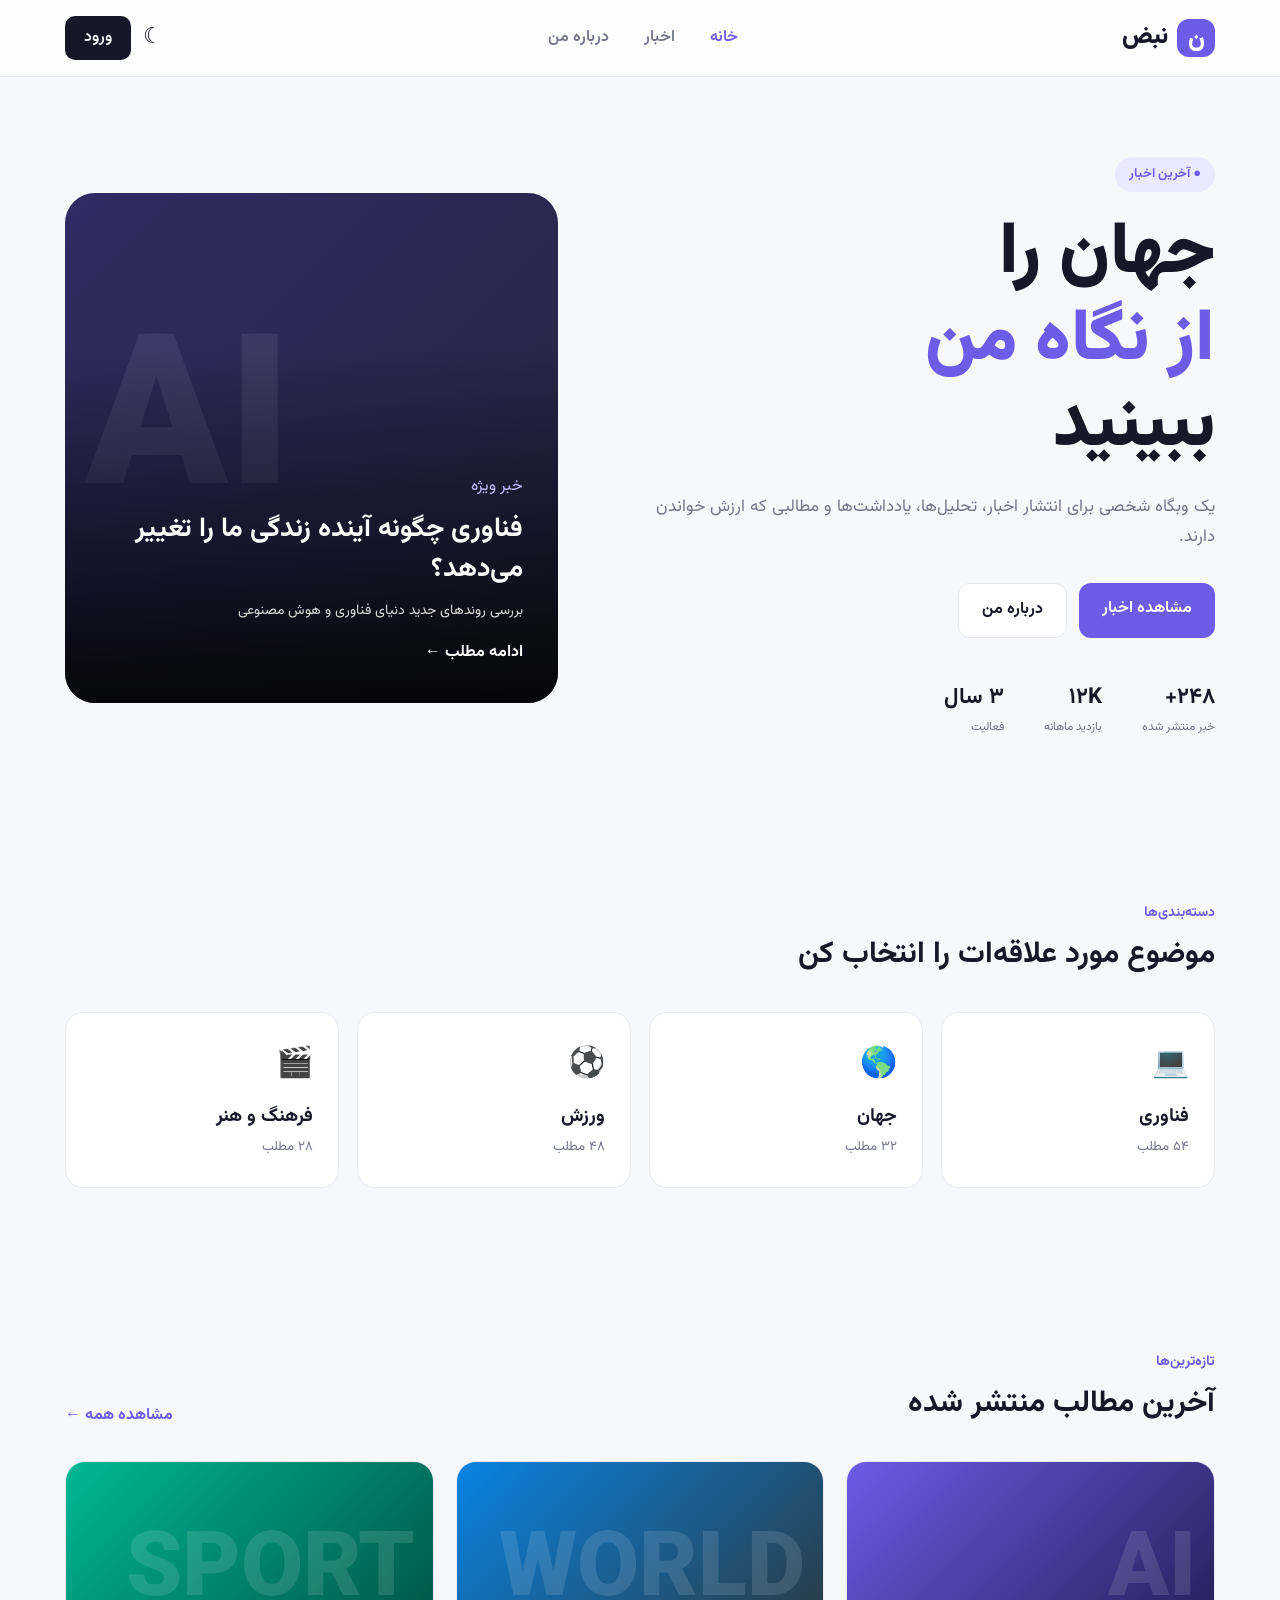
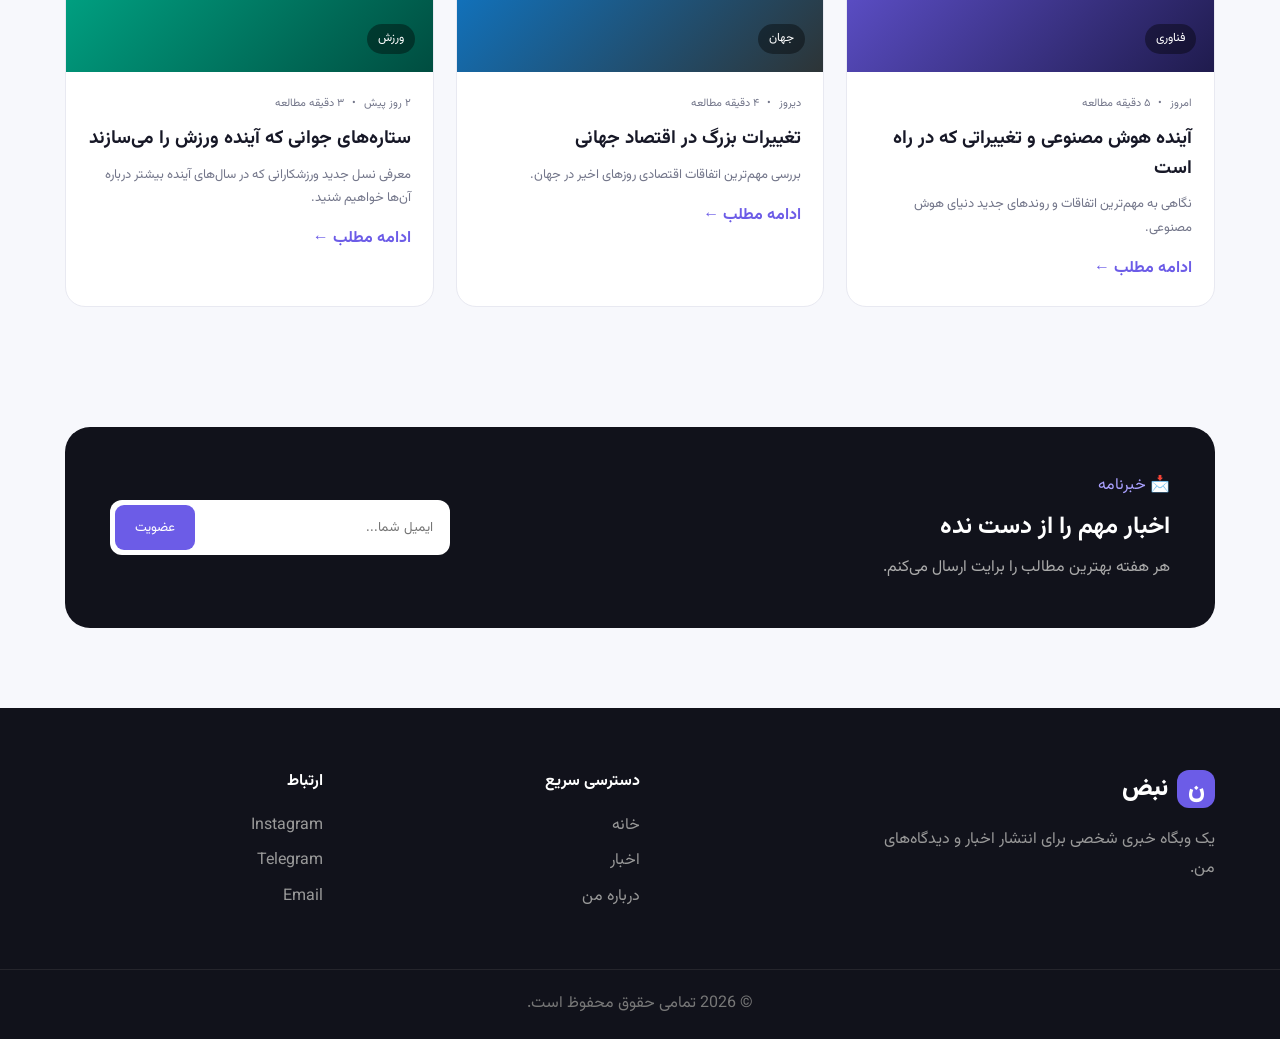
<file: index.html>
<!DOCTYPE html>
<html lang="fa" dir="rtl">
<head>
    <meta charset="UTF-8">
    <meta name="viewport" content="width=device-width, initial-scale=1.0">
    <title>نبض | وبگاه خبری شخصی</title>
    <link rel="stylesheet" href="style/style.css">
</head>

<body>

<header class="header">

    <div class="container nav">

        <a href="index.html" class="logo">
            <span class="logo-icon">ن</span>
            <span>نبض</span>
        </a>

        <nav class="nav-links">
            <a class="active" href="index.html">خانه</a>
            <a href="news.html">اخبار</a>
            <a href="about.html">درباره من</a>
        </nav>

        <div class="nav-actions">
            <button id="themeBtn" class="icon-btn">☾</button>
            <a href="login.html" class="login-btn">ورود</a>
            <button id="menuBtn" class="menu-btn">☰</button>
        </div>

    </div>

    <div id="mobileMenu" class="mobile-menu">
        <a href="index.html">خانه</a>
        <a href="news.html">اخبار</a>
        <a href="about.html">درباره من</a>
        <a href="login.html">ورود</a>
    </div>

</header>


<main>

<section class="hero">

    <div class="container hero-grid">

        <div class="hero-content">

            <span class="badge">● آخرین اخبار</span>

            <h1>
                جهان را
                <span>از نگاه من</span>
                ببینید
            </h1>

            <p>
                یک وبگاه شخصی برای انتشار اخبار، تحلیل‌ها،
                یادداشت‌ها و مطالبی که ارزش خواندن دارند.
            </p>

            <div class="hero-buttons">
                <a href="news.html" class="primary-btn">
                    مشاهده اخبار
                </a>

                <a href="about.html" class="secondary-btn">
                    درباره من
                </a>
            </div>

            <div class="hero-stats">

                <div>
                    <strong>۲۴۸+</strong>
                    <span>خبر منتشر شده</span>
                </div>

                <div>
                    <strong>۱۲K</strong>
                    <span>بازدید ماهانه</span>
                </div>

                <div>
                    <strong>۳ سال</strong>
                    <span>فعالیت</span>
                </div>

            </div>

        </div>

        <div class="hero-card">

            <div class="hero-image">
                <div class="image-overlay"></div>

                <div class="hero-card-content">
                    <span>خبر ویژه</span>
                    <h2>
                        فناوری چگونه آینده
                        زندگی ما را تغییر می‌دهد؟
                    </h2>

                    <p>
                        بررسی روندهای جدید دنیای فناوری و هوش مصنوعی
                    </p>

                    <a href="news.html">ادامه مطلب ←</a>
                </div>

            </div>

        </div>

    </div>

</section>


<section class="categories">

    <div class="container">

        <div class="section-title">
            <div>
                <span>دسته‌بندی‌ها</span>
                <h2>موضوع مورد علاقه‌ات را انتخاب کن</h2>
            </div>
        </div>

        <div class="category-grid">

            <a href="news.html" class="category-card">
                <span>💻</span>
                <h3>فناوری</h3>
                <small>۵۴ مطلب</small>
            </a>

            <a href="news.html" class="category-card">
                <span>🌎</span>
                <h3>جهان</h3>
                <small>۳۲ مطلب</small>
            </a>

            <a href="news.html" class="category-card">
                <span>⚽</span>
                <h3>ورزش</h3>
                <small>۴۸ مطلب</small>
            </a>

            <a href="news.html" class="category-card">
                <span>🎬</span>
                <h3>فرهنگ و هنر</h3>
                <small>۲۸ مطلب</small>
            </a>

        </div>

    </div>

</section>


<section class="latest">

    <div class="container">

        <div class="section-title">
            <div>
                <span>تازه‌ترین‌ها</span>
                <h2>آخرین مطالب منتشر شده</h2>
            </div>

            <a href="news.html">مشاهده همه ←</a>

        </div>


        <div class="news-grid">

            <article class="news-card">

                <div class="news-image tech">
                    <span>فناوری</span>
                </div>

                <div class="news-content">

                    <div class="news-meta">
                        <span>امروز</span>
                        <span>•</span>
                        <span>۵ دقیقه مطالعه</span>
                    </div>

                    <h3>
                        آینده هوش مصنوعی و تغییراتی که در راه است
                    </h3>

                    <p>
                        نگاهی به مهم‌ترین اتفاقات و روندهای جدید
                        دنیای هوش مصنوعی.
                    </p>

                    <a href="news.html">ادامه مطلب ←</a>

                </div>

            </article>


            <article class="news-card">

                <div class="news-image world">
                    <span>جهان</span>
                </div>

                <div class="news-content">

                    <div class="news-meta">
                        <span>دیروز</span>
                        <span>•</span>
                        <span>۴ دقیقه مطالعه</span>
                    </div>

                    <h3>
                        تغییرات بزرگ در اقتصاد جهانی
                    </h3>

                    <p>
                        بررسی مهم‌ترین اتفاقات اقتصادی روزهای اخیر
                        در جهان.
                    </p>

                    <a href="news.html">ادامه مطلب ←</a>

                </div>

            </article>


            <article class="news-card">

                <div class="news-image sport">
                    <span>ورزش</span>
                </div>

                <div class="news-content">

                    <div class="news-meta">
                        <span>۲ روز پیش</span>
                        <span>•</span>
                        <span>۳ دقیقه مطالعه</span>
                    </div>

                    <h3>
                        ستاره‌های جوانی که آینده ورزش را می‌سازند
                    </h3>

                    <p>
                        معرفی نسل جدید ورزشکارانی که در سال‌های آینده
                        بیشتر درباره آن‌ها خواهیم شنید.
                    </p>

                    <a href="news.html">ادامه مطلب ←</a>

                </div>

            </article>

        </div>

    </div>

</section>


<section class="newsletter">

    <div class="container newsletter-box">

        <div>
            <span>📩 خبرنامه</span>
            <h2>اخبار مهم را از دست نده</h2>
            <p>
                هر هفته بهترین مطالب را برایت ارسال می‌کنم.
            </p>
        </div>

        <form id="newsletterForm">

            <input
                type="email"
                placeholder="ایمیل شما..."
                required
            >

            <button type="submit">
                عضویت
            </button>

        </form>

    </div>

</section>

</main>


<footer class="footer">

    <div class="container footer-grid">

        <div>
            <a href="index.html" class="logo">
                <span class="logo-icon">ن</span>
                نبض
            </a>

            <p>
                یک وبگاه خبری شخصی برای انتشار
                اخبار و دیدگاه‌های من.
            </p>
        </div>

        <div>
            <h4>دسترسی سریع</h4>
            <a href="index.html">خانه</a>
            <a href="news.html">اخبار</a>
            <a href="about.html">درباره من</a>
        </div>

        <div>
            <h4>ارتباط</h4>
            <a href="#">Instagram</a>
            <a href="#">Telegram</a>
            <a href="#">Email</a>
        </div>

    </div>

    <div class="copyright">
        © 2026 تمامی حقوق محفوظ است.
    </div>

</footer>


<script src="js/scipt.js"></script>

</body>
</html>
</file>
<file: style/style.css>
@import
  url('https://fonts.googleapis.com/css2?family=Vazirmatn:wght@400;500;600;700;800;900&display=swap');

* {
    margin: 0;
    padding: 0;
    box-sizing: border-box;
}

:root {
    --primary: #6c5ce7;
    --primary-dark: #5646d8;
    --bg: #f7f8fc;
    --card: #ffffff;
    --text: #171827;
    --muted: #73768a;
    --border: #e8e9f1;
    --dark: #11121b;
}

body {
    font-family: "Vazirmatn", sans-serif;
    background: var(--bg);
    color: var(--text);
    line-height: 1.8;
    transition: .3s;
}

body.dark {
    --bg: #101117;
    --card: #191a23;
    --text: #f4f4f7;
    --muted: #a2a4b4;
    --border: #292b36;
}

a {
    text-decoration: none;
    color: inherit;
}

button,
input {
    font-family: inherit;
}

.container {
    width: min(1150px, 92%);
    margin: auto;
}


/* HEADER */

.header {
    position: sticky;
    top: 0;
    z-index: 1000;
    background: rgba(255,255,255,.85);
    backdrop-filter: blur(15px);
    border-bottom: 1px solid var(--border);
}

.dark .header {
    background: rgba(16,17,23,.85);
}

.nav {
    height: 76px;
    display: flex;
    align-items: center;
    justify-content: space-between;
}

.logo {
    display: flex;
    align-items: center;
    gap: 9px;
    font-size: 24px;
    font-weight: 900;
}

.logo-icon {
    width: 38px;
    height: 38px;
    display: grid;
    place-items: center;
    border-radius: 12px;
    background: var(--primary);
    color: white;
}

.nav-links {
    display: flex;
    gap: 35px;
}

.nav-links a {
    color: var(--muted);
    font-weight: 600;
    transition: .2s;
}

.nav-links a:hover,
.nav-links .active {
    color: var(--primary);
}

.nav-actions {
    display: flex;
    align-items: center;
    gap: 12px;
}

.icon-btn,
.menu-btn {
    border: 0;
    background: transparent;
    cursor: pointer;
    font-size: 22px;
    color: var(--text);
}

.login-btn {
    background: var(--text);
    color: var(--bg);
    padding: 8px 19px;
    border-radius: 10px;
    font-weight: 600;
}

.menu-btn {
    display: none;
}

.mobile-menu {
    display: none;
}


/* HERO */

.hero {
    padding: 80px 0;
}

.hero-grid {
    display: grid;
    grid-template-columns: 1.1fr .9fr;
    gap: 55px;
    align-items: center;
}

.badge {
    display: inline-block;
    background: #ebe9ff;
    color: var(--primary);
    padding: 6px 14px;
    border-radius: 30px;
    font-size: 13px;
    font-weight: 700;
}

.hero h1 {
    font-size: clamp(42px, 6vw, 72px);
    line-height: 1.2;
    margin: 20px 0;
    font-weight: 900;
}

.hero h1 span {
    color: var(--primary);
    display: block;
}

.hero p {
    color: var(--muted);
    max-width: 580px;
    font-size: 17px;
}

.hero-buttons {
    display: flex;
    gap: 12px;
    margin-top: 30px;
}

.primary-btn,
.secondary-btn {
    padding: 12px 23px;
    border-radius: 12px;
    font-weight: 700;
}

.primary-btn {
    background: var(--primary);
    color: white;
}

.primary-btn:hover {
    background: var(--primary-dark);
}

.secondary-btn {
    border: 1px solid var(--border);
    background: var(--card);
}

.hero-stats {
    display: flex;
    gap: 40px;
    margin-top: 40px;
}

.hero-stats div {
    display: flex;
    flex-direction: column;
}

.hero-stats strong {
    font-size: 22px;
}

.hero-stats span {
    color: var(--muted);
    font-size: 12px;
}

.hero-card {
    height: 510px;
}

.hero-image {
    height: 100%;
    border-radius: 30px;
    overflow: hidden;
    position: relative;
    background:
        linear-gradient(135deg, #302b63, #24243e);
}

.hero-image::before {
    content: "AI";
    position: absolute;
    font-size: 210px;
    font-weight: 900;
    color: rgba(255,255,255,.08);
    left: 20px;
    top: 50px;
}

.image-overlay {
    position: absolute;
    inset: 0;
    background: linear-gradient(
        transparent 30%,
        rgba(0,0,0,.85)
    );
}

.hero-card-content {
    position: absolute;
    bottom: 35px;
    right: 35px;
    left: 35px;
    color: white;
}

.hero-card-content span {
    color: #c5beff;
}
.hero-card-content h2 {
    font-size: 27px;
    line-height: 1.5;
    margin: 8px 0;
}

.hero-card-content p {
    color: #ddd;
    font-size: 14px;
}

.hero-card-content a {
    display: inline-block;
    margin-top: 15px;
    color: white;
    font-weight: 700;
}


/* SECTIONS */

.categories,
.latest {
    padding: 80px 0;
}

.section-title {
    display: flex;
    align-items: end;
    justify-content: space-between;
    margin-bottom: 30px;
}

.section-title span {
    color: var(--primary);
    font-weight: 700;
    font-size: 14px;
}

.section-title h2 {
    font-size: 30px;
}

.section-title > a {
    color: var(--primary);
    font-weight: 700;
}


/* CATEGORIES */

.category-grid {
    display: grid;
    grid-template-columns: repeat(4, 1fr);
    gap: 18px;
}

.category-card {
    background: var(--card);
    border: 1px solid var(--border);
    padding: 25px;
    border-radius: 18px;
    transition: .25s;
}

.category-card:hover {
    transform: translateY(-6px);
    border-color: var(--primary);
}

.category-card > span {
    font-size: 30px;
}

.category-card h3 {
    margin-top: 8px;
}

.category-card small {
    color: var(--muted);
}


/* NEWS */

.news-grid {
    display: grid;
    grid-template-columns: repeat(3, 1fr);
    gap: 22px;
}

.news-card {
    background: var(--card);
    border: 1px solid var(--border);
    border-radius: 20px;
    overflow: hidden;
    transition: .25s;
}

.news-card:hover {
    transform: translateY(-5px);
}

.news-image {
    height: 210px;
    position: relative;
    display: flex;
    align-items: flex-end;
    padding: 18px;
}

.news-image::before {
    position: absolute;
    font-size: 90px;
    font-weight: 900;
    color: rgba(255,255,255,.12);
}

.news-image.tech {
    background: linear-gradient(135deg,#6c5ce7,#1f1b4d);
}

.news-image.tech::before {
    content: "AI";
}

.news-image.world {
    background: linear-gradient(135deg,#0984e3,#2d3436);
}

.news-image.world::before {
    content: "WORLD";
}

.news-image.sport {
    background: linear-gradient(135deg,#00b894,#004d40);
}

.news-image.sport::before {
    content: "SPORT";
}

.news-image span {
    background: rgba(0,0,0,.4);
    color: white;
    padding: 4px 11px;
    border-radius: 20px;
    font-size: 12px;
    z-index: 2;
}

.news-content {
    padding: 22px;
}

.news-meta {
    display: flex;
    gap: 8px;
    color: var(--muted);
    font-size: 11px;
}

.news-content h3 {
    margin: 10px 0;
    line-height: 1.6;
}

.news-content p {
    color: var(--muted);
    font-size: 13px;
}

.news-content a {
    display: inline-block;
    margin-top: 15px;
    color: var(--primary);
    font-weight: 700;
}


/* NEWSLETTER */

.newsletter {
    padding: 40px 0 80px;
}

.newsletter-box {
    background: var(--dark);
    color: white;
    border-radius: 25px;
    padding: 45px;
    display: flex;
    justify-content: space-between;
    align-items: center;
    gap: 30px;
}

.newsletter-box span {
    color: #aaa1ff;
}

.newsletter-box h2 {
    margin: 5px 0;
}

.newsletter-box p {
    color: #aaa;
}

.newsletter form {
    display: flex;
    background: white;
    border-radius: 12px;
    padding: 5px;
}

.newsletter input {
    border: 0;
    outline: 0;
    padding: 12px;
    min-width: 250px;
}

.newsletter button {
    border: 0;
    background: var(--primary);
    color: white;
    padding: 0 20px;
    border-radius: 9px;
    cursor: pointer;
}


/* FOOTER */

.footer {
    background: var(--dark);
    color: white;
    padding-top: 60px;
}

.footer-grid {
    display: grid;
    grid-template-columns: 2fr 1fr 1fr;
    gap: 60px;
    padding-bottom: 50px;
}

.footer p {
    color: #999;
    max-width: 350px;
    margin-top: 15px;
}

.footer h4 {
    margin-bottom: 15px;
}

.footer-grid div:not(:first-child) a {
    display: block;
    color: #999;
    margin: 7px 0;
}

.copyright {
    border-top: 1px solid #25252c;
    text-align: center;
    padding: 20px;
    color: #777;
}


/* RESPONSIVE */

@media (max-width: 800px) {

    .nav-links,
    .login-btn {
        display: none;
    }
    .menu-btn {
        display: block;
    }

    .mobile-menu {
        padding: 15px 5%;
        border-top: 1px solid var(--border);
    }

    .mobile-menu a {
        display: block;
        padding: 12px 0;
    }

    .mobile-menu.show {
        display: block;
    }

    .hero {
        padding: 50px 0;
    }

    .hero-grid {
        grid-template-columns: 1fr;
    }

    .hero-card {
        height: 400px;
    }

    .category-grid {
        grid-template-columns: repeat(2, 1fr);
    }

    .news-grid {
        grid-template-columns: 1fr;
    }

    .newsletter-box {
        flex-direction: column;
        align-items: stretch;
    }

    .newsletter form {
        width: 100%;
    }

    .newsletter input {
        min-width: 0;
        width: 100%;
    }

    .footer-grid {
        grid-template-columns: 1fr;
        gap: 30px;
    }
}

@media (max-width: 500px) {

    .hero h1 {
        font-size: 42px;
    }

    .hero-stats {
        gap: 20px;
    }

    .category-grid {
        grid-template-columns: 1fr 1fr;
    }

    .hero-buttons {
        flex-direction: column;
    }

    .primary-btn,
    .secondary-btn {
        text-align: center;
    }
}
</file>
